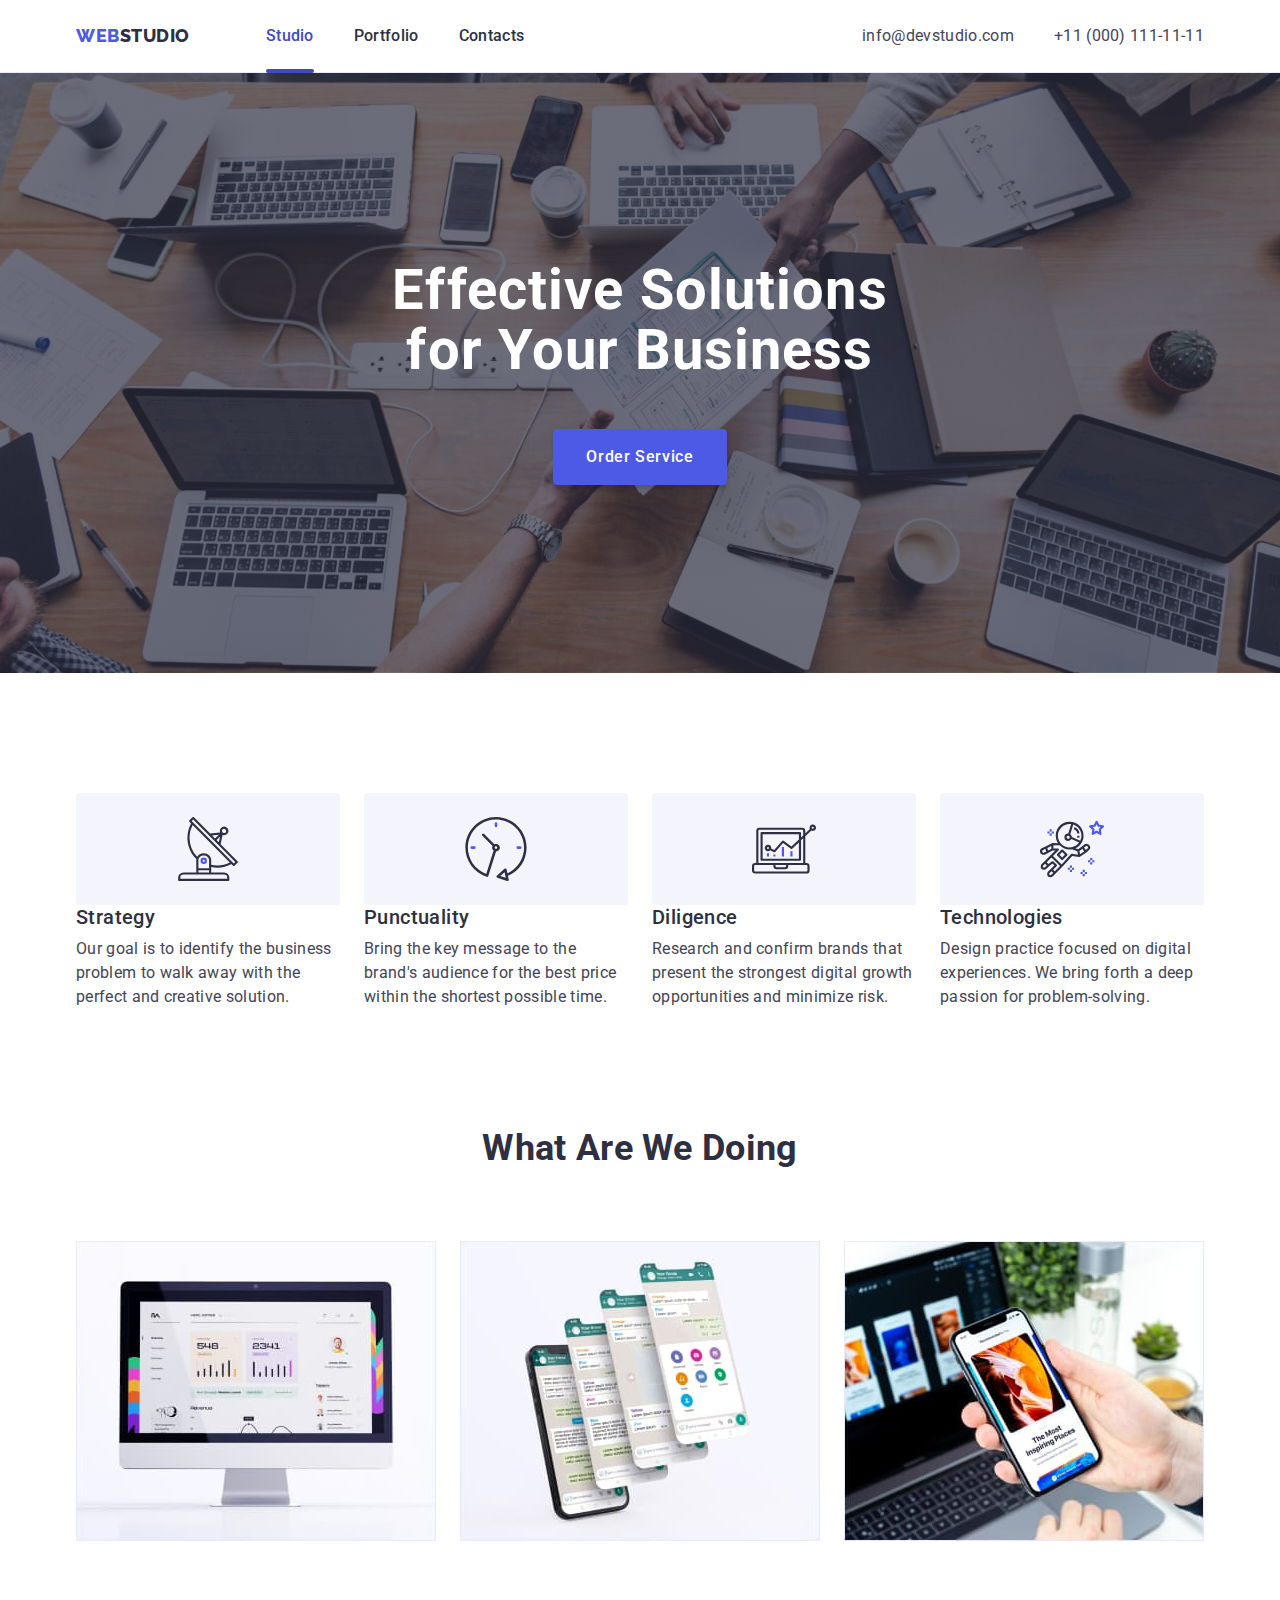
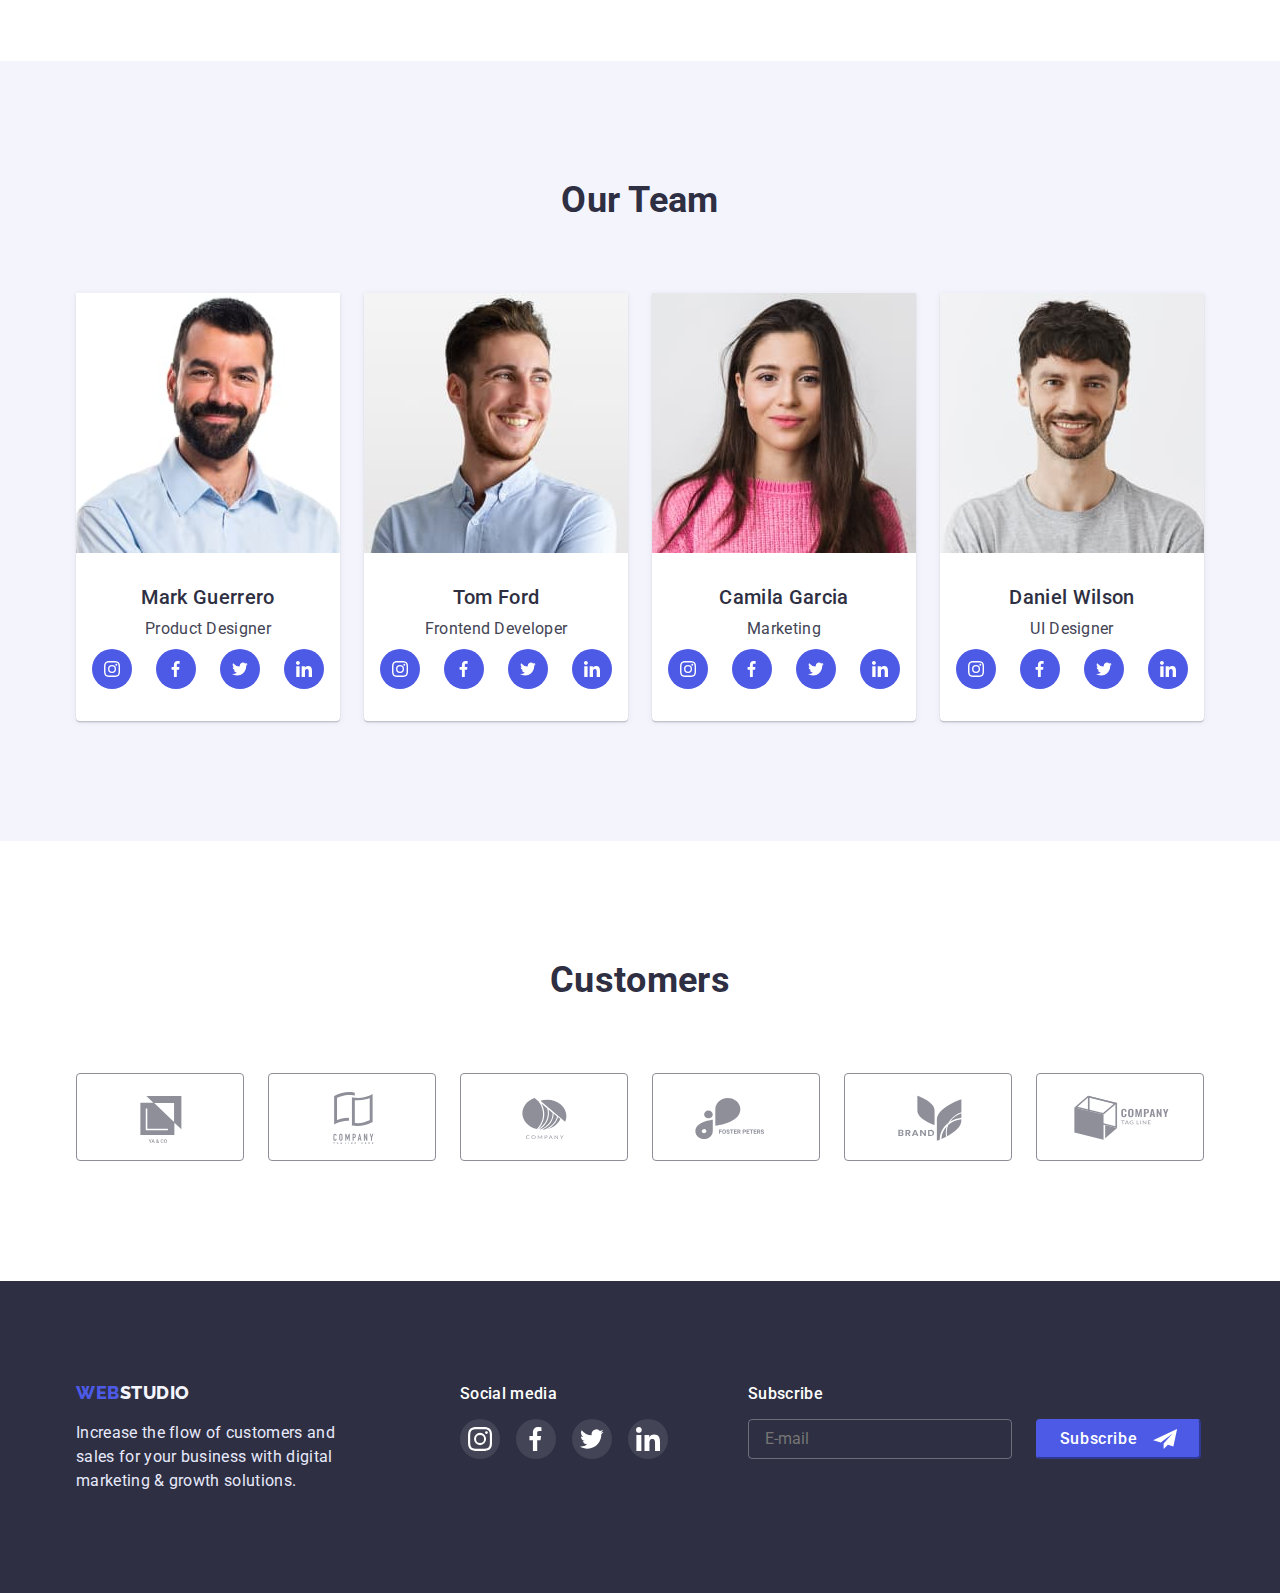
<file: index.html>
<!DOCTYPE html>
<html lang="en">
  <head>
    <meta charset="UTF-8" />
    <meta http-equiv="X-UA-Compatible" content="IE=edge" />
    <meta name="viewport" content="width=device-width, initial-scale=1.0" />
    <title>Webstudio</title>
    <link rel="preconnect" href="https://fonts.googleapis.com" />
    <link rel="preconnect" href="https://fonts.gstatic.com" crossorigin />
    <link
      href="https://fonts.googleapis.com/css2?family=Raleway:wght@800&family=Roboto:wght@400;500;700;900&display=swap"
      rel="stylesheet"
    />
    <link
      rel="stylesheet"
      href="https://cdn.jsdelivr.net/npm/modern-normalize@1.1.0/modern-normalize.min.css"
    />
    <link rel="stylesheet" href="./css/styles.css" />
    <link rel="stylesheet" href="./css/mobile.css" />
    <link rel="stylesheet" href="./css/tablet.css" />
    <link rel="stylesheet" href="./css/desktop.css" />
  </head>
  <body>
    <header class="header">
      <div class="container header-container">
        <nav class="header-navigation">
          <a class="logo link" href="./index.html"
            >Web<span class="header-logo">Studio</span></a
          >
          <ul class="header-list list">
            <li class="header-item">
              <a href="./index.html" class="header-link link current">Studio</a>
            </li>
            <li class="header-item">
              <a href="./portfolio.html" class="header-link link">Portfolio</a>
            </li>
            <li class="header-item">
              <a href="#" class="header-link link">Contacts</a>
            </li>
          </ul>
        </nav>

        <address class="header-adress">
          <ul class="header-adress-list list">
            <li class="header-adress-item">
              <a href="mailto:info@devstudio.com" class="header-contacts link"
                >info@devstudio.com</a
              >
            </li>
            <li class="header-adress-item">
              <a href="tel:+110001111111" class="header-contacts link"
                >+11 (000) 111-11-11</a
              >
            </li>
          </ul>
        </address>
        <button class="header-menu-btn btn" type="button" data-menu-open>
          <svg class="header-menu-icon" width="32" height="22">
            <use href="./images/sprite.svg#icon-hamburger"></use>
          </svg>
        </button>
      </div>
      <div class="mob-menu is-hidden" data-menu>
        <div class="container">
          <div>
            <button type="button" data-menu-close class="modal-close">
              <svg class="modal-close-button" width="8" height="8">
                <use href="./images/sprite.svg#icon-close-black"></use>
              </svg>
            </button>
            <nav>
              <ul class="mob-menu-list list">
                <li class="mob-menu-item">
                  <a href="./index.html" class="mob-menu-link link current"
                    >Studio</a
                  >
                </li>
                <li class="mob-menu-item">
                  <a href="./portfolio.html" class="mob-menu-link link"
                    >Portfolio</a
                  >
                </li>
                <li class="mob-menu-item">
                  <a href="#" class="mob-menu-link link">Contacts</a>
                </li>
              </ul>
            </nav>
          </div>
          <div>
            <address class="mob-menu-adress">
              <ul class="mob-menu-adress-list list">
                <li class="mob-menu-adress-item">
                  <a href="mailto:info@devstudio.com" class="mob-menu-mail link"
                    >info@devstudio.com</a
                  >
                </li>
                <li class="mob-menu-adress-item">
                  <a href="tel:+110001111111" class="mob-menu-tel link"
                    >+11 (000) 111-11-11</a
                  >
                </li>
              </ul>
            </address>
            <ul class="mob-menu-soc-list list">
              <li class="mob-menu-soc-item">
                <a href="" class="mob-menu-soc-link link">
                  <svg class="mob-menu-soc-icon" width="24" height="24">
                    <use href="./images/sprite.svg#icon-instagram"></use>
                  </svg>
                </a>
              </li>
              <li class="mob-menu-soc-item">
                <a href="" class="mob-menu-soc-link link">
                  <svg class="mob-menu-soc-icon" width="24" height="24">
                    <use href="./images/sprite.svg#icon-facebook"></use>
                  </svg>
                </a>
              </li>
              <li class="mob-menu-soc-item">
                <a href="" class="mob-menu-soc-link link">
                  <svg class="mob-menu-soc-icon" width="24" height="24">
                    <use href="./images/sprite.svg#icon-twitter"></use>
                  </svg>
                </a>
              </li>
              <li class="mob-menu-soc-item">
                <a href="" class="mob-menu-soc-link link">
                  <svg class="mob-menu-soc-icon" width="24" height="24">
                    <use href="./images/sprite.svg#icon-linkedin"></use>
                  </svg>
                </a>
              </li>
            </ul>
          </div>
        </div>
      </div>
    </header>
    <main>
      <section class="hero">
        <div class="container hero-container">
          <h1 class="hero-title">
            Effective Solutions <br />
            for Your Business
          </h1>
          <button type="button" data-modal-open class="hero-btn btn">
            Order Service
          </button>
        </div>
      </section>

      <section class="feauters">
        <div class="container">
          <h2 class="visually-hidden">Our Feauters</h2>
          <ul class="feauters-list list">
            <li class="feauters-item">
              <div class="feauters-image">
                <svg class="feauters-icon">
                  <use href="./images/sprite.svg#icon-antenna-1-1"></use>
                </svg>
              </div>
              <h3 class="feauters-subtitle subtitle">Strategy</h3>
              <p class="feauters-desc desc">
                Our goal is to identify the business problem to walk away with
                the perfect and creative solution.
              </p>
            </li>
            <li class="feauters-item">
              <div class="feauters-image">
                <svg class="feauters-icon">
                  <use href="./images/sprite.svg#icon-clock-1-1"></use>
                </svg>
              </div>
              <h3 class="feauters-subtitle subtitle">Punctuality</h3>
              <p class="feauters-desc desc">
                Bring the key message to the brand's audience for the best price
                within the shortest possible time.
              </p>
            </li>
            <li class="feauters-item">
              <div class="feauters-image">
                <svg class="feauters-icon">
                  <use href="./images/sprite.svg#icon-diagram-1-1"></use>
                </svg>
              </div>
              <h3 class="feauters-subtitle subtitle">Diligence</h3>
              <p class="feauters-desc desc">
                Research and confirm brands that present the strongest digital
                growth opportunities and minimize risk.
              </p>
            </li>
            <li class="feauters-item">
              <div class="feauters-image">
                <svg class="feauters-icon">
                  <use href="./images/sprite.svg#icon-astronaut-1-1"></use>
                </svg>
              </div>
              <h3 class="feauters-subtitle subtitle">Technologies</h3>
              <p class="feauters-desc desc">
                Design practice focused on digital experiences. We bring forth a
                deep passion for problem-solving.
              </p>
            </li>
          </ul>
        </div>
      </section>

      <section class="benefits">
        <div class="container">
          <h2 class="benefits-title title">What are we doing</h2>
          <ul class="benefits-list list">
            <li class="benefits-item">
              <img
                srcset="./images/monitor.jpg 1x, ./images/monitor-2x.jpg 2x"
                src="./images/monitor.jpg"
                alt=" Monitor image"
                width="360"
              />
            </li>
            <li class="benefits-item">
              <img
                srcset="./images/smartphone.jpg 1x, ./images/smartphone-2x.jpg 2x"
                src="./images/smartphone.jpg"
                alt=" Smartphone image"
                width="360"
              />
            </li>
            <li class="benefits-item">
              <img
                srcset="./images/laptop-and-telephone.jpg 1x, ./images/laptop-and-telephone-2x.jpg 2x"
                src="./images/laptop-and-telephone.jpg"
                alt="Laptop and smartphone"
                width="360"
              />
            </li>
          </ul>
        </div>
      </section>

      <section class="team">
        <div class="container container-mini">
          <h2 class="team-title title">Our Team</h2>
          <ul class="team-list list">
            <li class="team-item">
              <img srcset="./images/photo1.jpg 1x, ./images/photo1-2x.jpg 2x" src="./images/photo1.jpg" alt="Photo" width="264" />
              <h3 class="team-subtitle subtitle">Mark Guerrero</h3>
              <p class="team-desc desc">Product Designer</p>
              <ul class="team-soc-list list">
                <li class="team-soc-item">
                  <a href="" class="team-soc-link link">
                    <svg class="team-soc-icon" width="16" height="16">
                      <use href="./images/sprite.svg#icon-instagram"></use>
                    </svg>
                  </a>
                </li>
                <li class="team-soc-item">
                  <a href="" class="team-soc-link link">
                    <svg class="team-soc-icon" width="16" height="16">
                      <use href="./images/sprite.svg#icon-facebook"></use>
                    </svg>
                  </a>
                </li>
                <li class="team-soc-item">
                  <a href="" class="team-soc-link link">
                    <svg class="team-soc-icon" width="16" height="16">
                      <use href="./images/sprite.svg#icon-twitter"></use>
                    </svg>
                  </a>
                </li>
                <li class="team-soc-item">
                  <a href="" class="team-soc-link link">
                    <svg class="team-soc-icon" width="16" height="16">
                      <use href="./images/sprite.svg#icon-linkedin"></use>
                    </svg>
                  </a>
                </li>
              </ul>
            </li>
            <li class="team-item">
              <img srcset="./images/photo2.jpg 1x, ./images/photo2-2x.jpg 2x" src="./images/photo2.jpg" alt="Photo" width="264" />
              <h3 class="team-subtitle subtitle">Tom Ford</h3>
              <p class="team-desc desc">Frontend Developer</p>
              <ul class="team-soc-list list">
                <li class="team-soc-item">
                  <a href="" class="team-soc-link link">
                    <svg class="team-soc-icon" width="16" height="16">
                      <use href="./images/sprite.svg#icon-instagram"></use>
                    </svg>
                  </a>
                </li>
                <li class="team-soc-item">
                  <a href="" class="team-soc-link link">
                    <svg class="team-soc-icon" width="16" height="16">
                      <use href="./images/sprite.svg#icon-facebook"></use>
                    </svg>
                  </a>
                </li>
                <li class="team-soc-item">
                  <a href="" class="team-soc-link link">
                    <svg class="team-soc-icon" width="16" height="16">
                      <use href="./images/sprite.svg#icon-twitter"></use>
                    </svg>
                  </a>
                </li>
                <li class="team-soc-item">
                  <a href="" class="team-soc-link link">
                    <svg class="team-soc-icon" width="16" height="16">
                      <use href="./images/sprite.svg#icon-linkedin"></use>
                    </svg>
                  </a>
                </li>
              </ul>
            </li>
            <li class="team-item">
              <img srcset="./images/photo3.jpg 1x, ./images/photo3-2x.jpg 2x" src="./images/photo3.jpg" alt="Photo" width="264" />
              <h3 class="team-subtitle subtitle">Camila Garcia</h3>
              <p class="team-desc desc">Marketing</p>
              <ul class="team-soc-list list">
                <li class="team-soc-item">
                  <a href="" class="team-soc-link link">
                    <svg class="team-soc-icon" width="16" height="16">
                      <use href="./images/sprite.svg#icon-instagram"></use>
                    </svg>
                  </a>
                </li>
                <li class="team-soc-item">
                  <a href="" class="team-soc-link link">
                    <svg class="team-soc-icon" width="16" height="16">
                      <use href="./images/sprite.svg#icon-facebook"></use>
                    </svg>
                  </a>
                </li>
                <li class="team-soc-item">
                  <a href="" class="team-soc-link link">
                    <svg class="team-soc-icon" width="16" height="16">
                      <use href="./images/sprite.svg#icon-twitter"></use>
                    </svg>
                  </a>
                </li>
                <li class="team-soc-item">
                  <a href="" class="team-soc-link link">
                    <svg class="team-soc-icon" width="16" height="16">
                      <use href="./images/sprite.svg#icon-linkedin"></use>
                    </svg>
                  </a>
                </li>
              </ul>
            </li>
            <li class="team-item">
              <img srcset="./images/photo4.jpg 1x, ./images/photo4-2x.jpg 2x" src="./images/photo4.jpg" alt="Photo" width="264" />
              <h3 class="team-subtitle subtitle">Daniel Wilson</h3>
              <p class="team-desc desc">UI Designer</p>
              <ul class="team-soc-list list">
                <li class="team-soc-item">
                  <a href="" class="team-soc-link link">
                    <svg class="team-soc-icon" width="16" height="16">
                      <use href="./images/sprite.svg#icon-instagram"></use>
                    </svg>
                  </a>
                </li>
                <li class="team-soc-item">
                  <a href="" class="team-soc-link link">
                    <svg class="team-soc-icon" width="16" height="16">
                      <use href="./images/sprite.svg#icon-facebook"></use>
                    </svg>
                  </a>
                </li>
                <li class="team-soc-item">
                  <a href="" class="team-soc-link link">
                    <svg class="team-soc-icon" width="16" height="16">
                      <use href="./images/sprite.svg#icon-twitter"></use>
                    </svg>
                  </a>
                </li>
                <li class="team-soc-item">
                  <a href="" class="team-soc-link link">
                    <svg class="team-soc-icon" width="16" height="16">
                      <use href="./images/sprite.svg#icon-linkedin"></use>
                    </svg>
                  </a>
                </li>
              </ul>
            </li>
          </ul>
        </div>
      </section>
      <section class="customers">
        <div class="container container-mini">
          <h2 class="customers-title title">Customers</h2>
          <ul class="customers-list list">
            <li class="customers-item">
              <a href="" class="customers-link link">
                <svg class="customers-icon" width="104" height="56">
                  <use href="./images/sprite.svg#icon-logo-1"></use>
                </svg>
              </a>
            </li>
            <li class="customers-item">
              <a href="" class="customers-link link">
                <svg class="customers-icon" width="104" height="56">
                  <use href="./images/sprite.svg#icon-logo-2"></use>
                </svg>
              </a>
            </li>
            <li class="customers-item">
              <a href="" class="customers-link link">
                <svg class="customers-icon" width="104" height="56">
                  <use href="./images/sprite.svg#icon-logo-3"></use>
                </svg>
              </a>
            </li>
            <li class="customers-item">
              <a href="" class="customers-link link">
                <svg class="customers-icon" width="104" height="56">
                  <use href="./images/sprite.svg#icon-logo-4"></use>
                </svg>
              </a>
            </li>
            <li class="customers-item">
              <a href="" class="customers-link link">
                <svg class="customers-icon" width="104" height="56">
                  <use href="./images/sprite.svg#icon-logo-5"></use>
                </svg>
              </a>
            </li>
            <li class="customers-item">
              <a href="" class="customers-link link">
                <svg class="customers-icon" width="104" height="56">
                  <use href="./images/sprite.svg#icon-logo-6"></use>
                </svg>
              </a>
            </li>
          </ul>
        </div>
      </section>
    </main>

    <footer class="footer">
      <div class="container footer-wrap">
        <div class="footer-container">
          <a href="./index.html" class="logo link"
            >Web<span class="footer-logo">Studio</span></a
          >
          <p class="footer-desc desc">
            Increase the flow of customers and sales for your business with
            digital marketing & growth solutions.
          </p>
        </div>
        <div class="footer-container footer-soc">
          <h3 class="footer-subtitle subtitle">Social media</h3>
          <ul class="footer-soc-list list">
            <li class="footer-soc-item">
              <a href="" class="footer-soc-link link">
                <svg class="footer-soc-icon" width="24" height="24">
                  <use href="./images/sprite.svg#icon-instagram"></use>
                </svg>
              </a>
            </li>
            <li class="footer-soc-item">
              <a href="" class="footer-soc-link link">
                <svg class="footer-soc-icon" width="24" height="24">
                  <use href="./images/sprite.svg#icon-facebook"></use>
                </svg>
              </a>
            </li>
            <li class="footer-soc-item">
              <a href="" class="footer-soc-link link">
                <svg class="footer-soc-icon" width="24" height="24">
                  <use href="./images/sprite.svg#icon-twitter"></use>
                </svg>
              </a>
            </li>
            <li class="footer-soc-item">
              <a href="" class="footer-soc-link link">
                <svg class="footer-soc-icon" width="24" height="24">
                  <use href="./images/sprite.svg#icon-linkedin"></use>
                </svg>
              </a>
            </li>
          </ul>
        </div>
        <div class="footer-subscribe">
          <h3 class="footer-subtitle subtitle">Subscribe</h3>
          <form>
            <div class="footer-input-wrap">
              <input
                class="footer-input"
                id="user-e-mail"
                name="user-e-mail"
                type="email"
                placeholder="E-mail"
              />
              <button class="footer-send-btn btn" type="submit">
                Subscribe
                <svg class="footer-send-icon" width="24" height="20">
                  <use href="./images/sprite.svg#icon-icon-send"></use>
                </svg>
              </button>
            </div>
          </form>
        </div>
      </div>
    </footer>
    <div data-modal class="backdrop is-hidden">
      <div class="modal">
        <button type="button" data-modal-close class="modal-close">
          <svg class="modal-close-button" width="8" height="8">
            <use href="./images/sprite.svg#icon-close-black"></use>
          </svg>
        </button>
        <p class="modal-title">Leave your contacts and we will call you back</p>
        <form class="modal-form">
          <div class="modal-field">
            <label class="modal-input-text" for="user-name">Name</label>
            <div class="modal-input-wrap">
              <input
                type="text"
                class="modal-input"
                id="user-name"
                name="user-name"
              />
              <svg class="modal-name-icon" width="12" height="12">
                <use href="./images/sprite.svg#icon-name"></use>
              </svg>
            </div>
          </div>
          <label class="modal-input-text" for="user-tel">Phone</label>
          <div class="modal-input-wrap">
            <input
              type="text"
              class="modal-input"
              id="user-tel"
              name="user-tel"
            />
            <svg class="modal-name-icon" width="13" height="13">
              <use href="./images/sprite.svg#icon-tel"></use>
            </svg>
          </div>
          <label class="modal-input-text" for="user-email">Email</label>
          <div class="modal-input-wrap">
            <input
              class="modal-input"
              id="user-email"
              name="user-email"
              type="email"
            />
            <svg class="modal-name-icon" width="15" height="12">
              <use href="./images/sprite.svg#icon-email"></use>
            </svg>
          </div>
          <div class="modal-input-wrap">
            <label class="modal-input-text" for="user-text">Comment</label>
            <textarea
              class="modal-comment"
              id="user-text"
              name="user-text"
              placeholder="Text input"
            ></textarea>
          </div>
          <div class="modal-input-wrap">
            <input
              class="modal-check visually-hidden"
              id="policy"
              name="policy"
              type="checkbox"
              value="true"
              required
            />
            <label class="check-text" for="policy">
              <span>
                <svg class="check-icon" width="10" height="8">
                  <use href="./images/sprite.svg#icon-check"></use>
                </svg>
              </span>
              I accept the terms and conditions of the
              <a class="policy-link" href="">Privacy Policy</a>
            </label>
          </div>
          <button class="modal-send-btn btn" type="submit">Send</button>
        </form>
      </div>
    </div>
    <script src="./js/modal.js"></script>
    <script src="./js/mobile-menu.js"></script>
  </body>
</html>
</file>
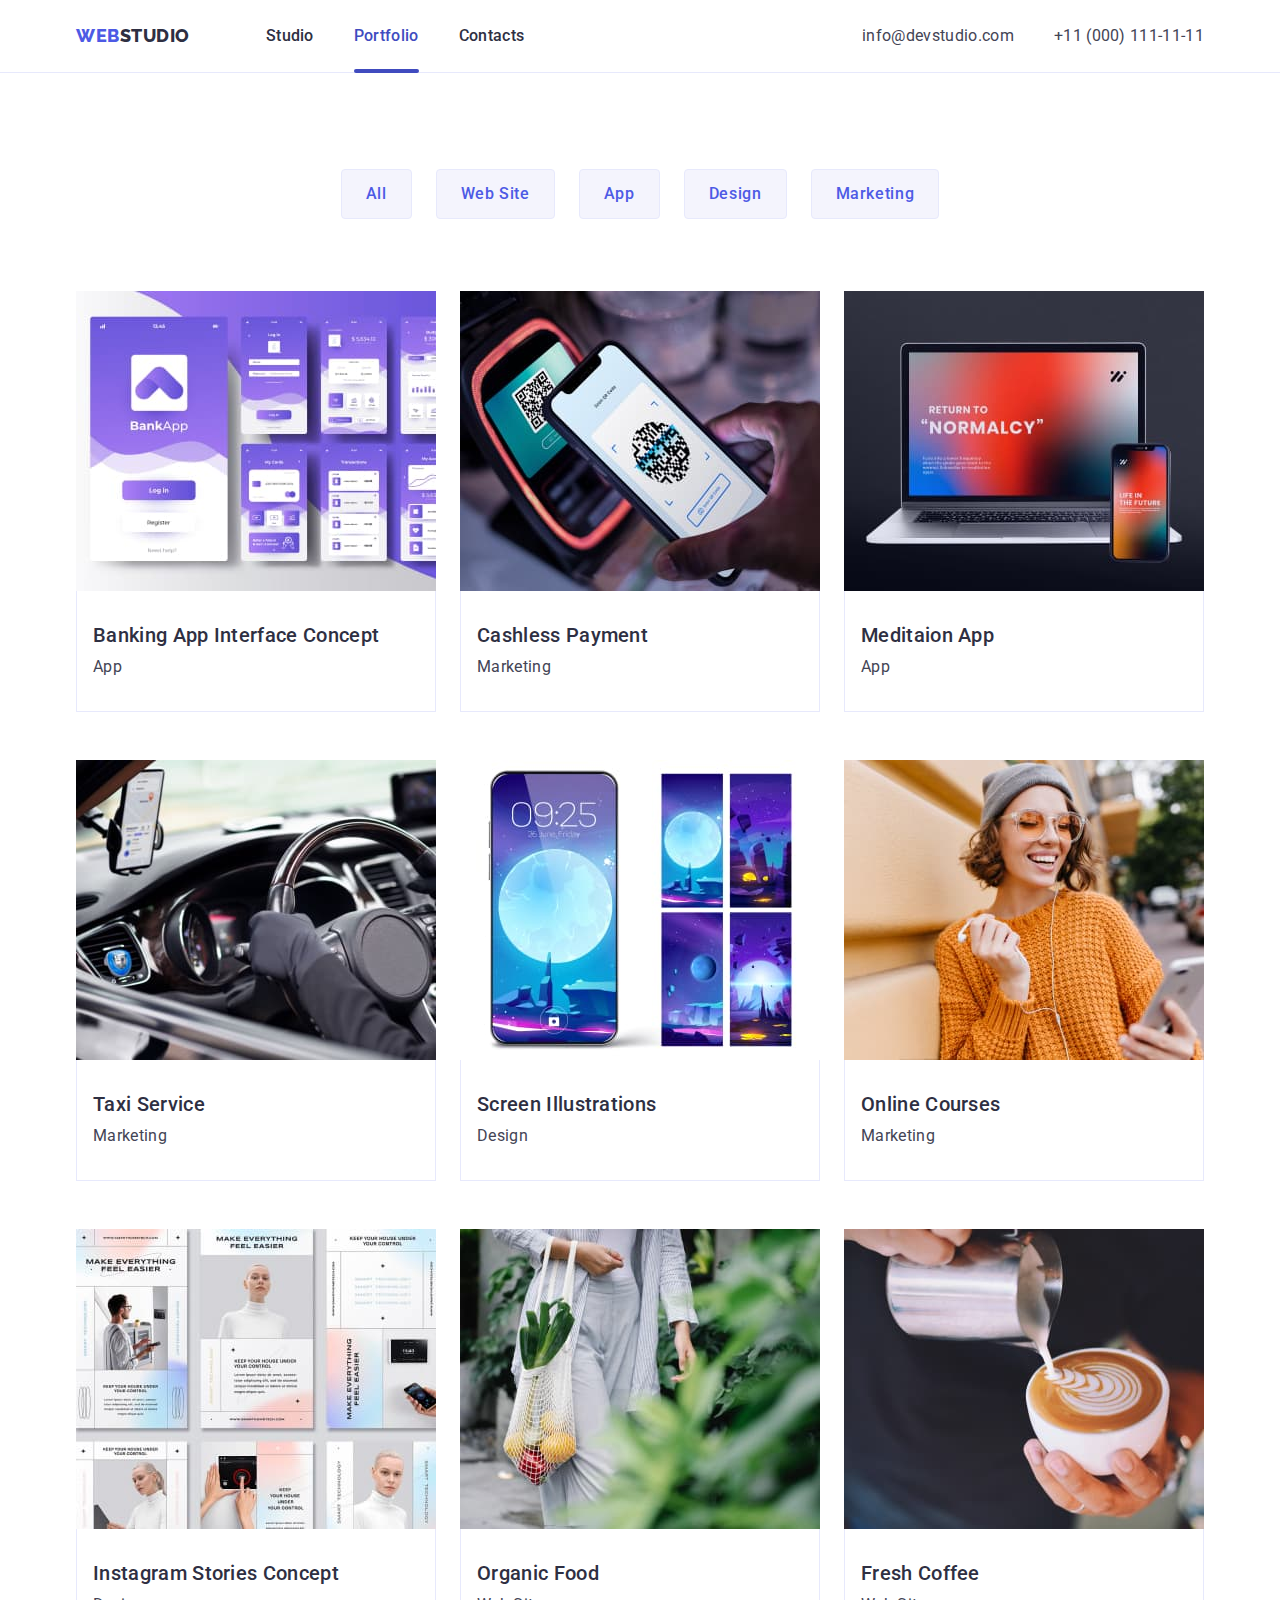
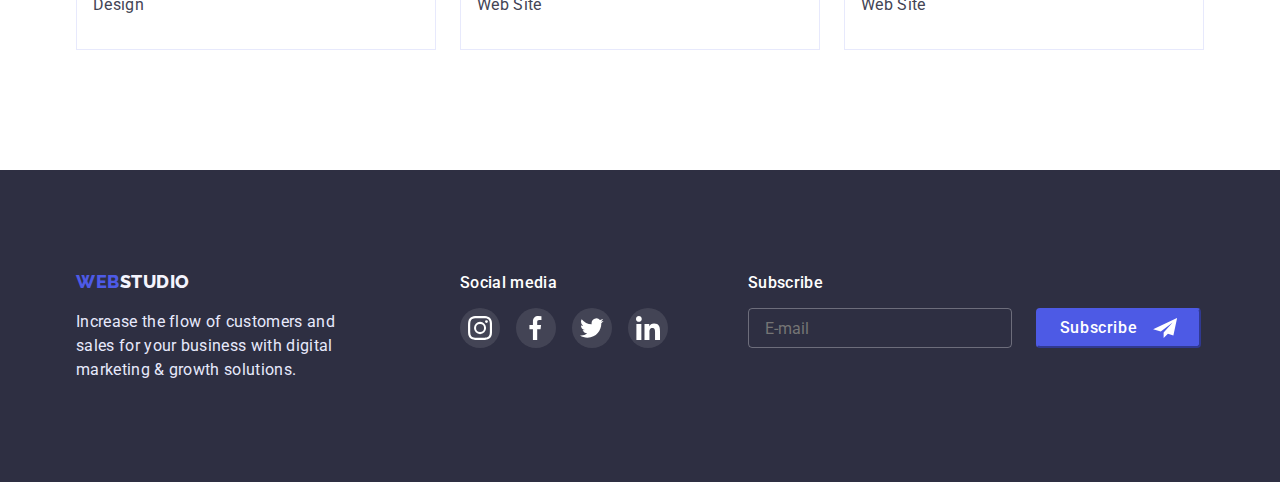
<file: portfolio.html>
<!DOCTYPE html>
<html lang="en">
  <head>
    <meta charset="UTF-8" />
    <meta http-equiv="X-UA-Compatible" content="IE=edge" />
    <meta name="viewport" content="width=device-width, initial-scale=1.0" />
    <title>Document</title>
    <link rel="preconnect" href="https://fonts.googleapis.com" />
    <link rel="preconnect" href="https://fonts.gstatic.com" crossorigin />
    <link
      href="https://fonts.googleapis.com/css2?family=Raleway:wght@800&family=Roboto:wght@400;500;700;900&display=swap"
      rel="stylesheet"
    />
    <link
      rel="stylesheet"
      href="https://cdn.jsdelivr.net/npm/modern-normalize@1.1.0/modern-normalize.min.css"
    />
    <link rel="stylesheet" href="./css/styles.css" />
    <link rel="stylesheet" href="./css/mobile.css" />
    <link rel="stylesheet" href="./css/tablet.css" />
    <link rel="stylesheet" href="./css/desktop.css" />
  </head>
  <body>
    <header class="header">
      <div class="container header-container">
        <nav class="header-navigation">
          <a class="logo link" href="./index.html"
            >Web<span class="header-logo">Studio</span></a
          >

          <ul class="header-list list">
            <li class="header-item">
              <a href="./index.html" class="header-link link">Studio</a>
            </li>
            <li class="header-item">
              <a href="./portfolio.html" class="header-link link current"
                >Portfolio</a
              >
            </li>
            <li class="header-item">
              <a href="#" class="header-link link">Contacts</a>
            </li>
          </ul>
        </nav>

        <address class="header-adress">
          <ul class="header-adress-list list">
            <li class="header-adress-item">
              <a href="mailto:info@devstudio.com" class="header-contacts link"
                >info@devstudio.com</a
              >
            </li>
            <li class="header-adress-item">
              <a href="tel:+110001111111" class="header-contacts link"
                >+11 (000) 111-11-11</a
              >
            </li>
          </ul>
        </address>
      </div>
    </header>
    <main>
      <section class="portfolio">
        <div class="container">
          <h1 class="visually-hidden">Portfolio</h1>
          <ul class="portfolio-list-btn list">
            <li class="portfolio-item-btn">
              <button type="button" class="portfolio-btn btn">All</button>
            </li>
            <li class="portfolio-item-btn">
              <button type="button" class="portfolio-btn btn">Web Site</button>
            </li>
            <li class="portfolio-item-btn">
              <button type="button" class="portfolio-btn btn">App</button>
            </li>
            <li class="portfolio-item-btn">
              <button type="button" class="portfolio-btn btn">Design</button>
            </li>
            <li class="portfolio-item-btn">
              <button type="button" class="portfolio-btn btn">Marketing</button>
            </li>
          </ul>
          <ul class="portfolio-list list">
            <li class="portfolio-item">
              <a href="" class="portfolio-link link">
                <div class="portfolio-top-wrap">
                  <img
                    src="./images/banking-app.jpg"
                    alt="Banking app"
                    width="360"
                  />
                  <p class="portfolio-top-text">
                    14 Stylish and User-Friendly App Design Concepts · Task
                    Manager App · Calorie Tracker App · Exotic Fruit Ecommerce
                    App · Cloud Storage App
                  </p>
                </div>
                <div class="portfolio-border">
                  <h2 class="portfolio-subtitle subtitle">
                    Banking App Interface Concept
                  </h2>
                  <p class="portfolio-desc desc">App</p>
                </div>
              </a>
            </li>
            <li class="portfolio-item">
              <a href="" class="portfolio-link link">
                <div class="portfolio-top-wrap">
                  <img
                    src="./images/cashless-payment.jpg"
                    alt="Payment process"
                    width="360"
                  />
                  <p class="portfolio-top-text">
                    14 Stylish and User-Friendly App Design Concepts · Task
                    Manager App · Calorie Tracker App · Exotic Fruit Ecommerce
                    App · Cloud Storage App
                  </p>
                </div>
                <div class="portfolio-border">
                  <h2 class="portfolio-subtitle subtitle">Cashless Payment</h2>
                  <p class="portfolio-desc desc">Marketing</p>
                </div>
              </a>
            </li>
            <li class="portfolio-item">
              <a href="" class="portfolio-link link">
                <div class="portfolio-top-wrap">
                  <img
                    src="./images/meditaion-app.jpg"
                    alt="Laptop app"
                    width="360"
                  />
                  <p class="portfolio-top-text">
                    14 Stylish and User-Friendly App Design Concepts · Task
                    Manager App · Calorie Tracker App · Exotic Fruit Ecommerce
                    App · Cloud Storage App
                  </p>
                </div>
                <div class="portfolio-border">
                  <h2 class="portfolio-subtitle subtitle">Meditaion App</h2>
                  <p class="portfolio-desc desc">App</p>
                </div>
              </a>
            </li>
            <li class="portfolio-item">
              <a href="" class="portfolio-link link">
                <div class="portfolio-top-wrap">
                  <img
                    src="./images/taxi-service.jpg"
                    alt="Taxi car"
                    width="360"
                  />
                  <p class="portfolio-top-text">
                    14 Stylish and User-Friendly App Design Concepts · Task
                    Manager App · Calorie Tracker App · Exotic Fruit Ecommerce
                    App · Cloud Storage App
                  </p>
                </div>
                <div class="portfolio-border">
                  <h2 class="portfolio-subtitle subtitle">Taxi Service</h2>
                  <p class="portfolio-desc desc">Marketing</p>
                </div>
              </a>
            </li>
            <li class="portfolio-item">
              <a href="" class="portfolio-link link">
                <div class="portfolio-top-wrap">
                  <img
                    src="./images/screen-illustrations.jpg"
                    alt="Screenshots"
                    width="360"
                  />
                  <p class="portfolio-top-text">
                    14 Stylish and User-Friendly App Design Concepts · Task
                    Manager App · Calorie Tracker App · Exotic Fruit Ecommerce
                    App · Cloud Storage App
                  </p>
                </div>
                <div class="portfolio-border">
                  <h2 class="portfolio-subtitle subtitle">
                    Screen Illustrations
                  </h2>
                  <p class="portfolio-desc desc">Design</p>
                </div>
              </a>
            </li>
            <li class="portfolio-item">
              <a href="" class="portfolio-link link">
                <div class="portfolio-top-wrap">
                  <img
                    src="./images/online-courses.jpg"
                    alt="Smiling girl"
                    width="360"
                  />
                  <p class="portfolio-top-text">
                    14 Stylish and User-Friendly App Design Concepts · Task
                    Manager App · Calorie Tracker App · Exotic Fruit Ecommerce
                    App · Cloud Storage App
                  </p>
                </div>
                <div class="portfolio-border">
                  <h2 class="portfolio-subtitle subtitle">Online Courses</h2>
                  <p class="portfolio-desc desc">Marketing</p>
                </div>
              </a>
            </li>
            <li class="portfolio-item">
              <a href="" class="portfolio-link link">
                <div class="portfolio-top-wrap">
                  <img
                    src="./images/instagram-stories.jpg"
                    alt="Screenshots of stories"
                    width="360"
                  />
                  <p class="portfolio-top-text">
                    14 Stylish and User-Friendly App Design Concepts · Task
                    Manager App · Calorie Tracker App · Exotic Fruit Ecommerce
                    App · Cloud Storage App
                  </p>
                </div>
                <div class="portfolio-border">
                  <h2 class="portfolio-subtitle subtitle">
                    Instagram Stories Concept
                  </h2>
                  <p class="portfolio-desc desc">Design</p>
                </div>
              </a>
            </li>
            <li class="portfolio-item">
              <a href="" class="portfolio-link link">
                <div class="portfolio-top-wrap">
                  <img
                    src="./images/organic-food.jpg"
                    alt="Fruits and vegetables"
                    width="360"
                  />
                  <p class="portfolio-top-text">
                    14 Stylish and User-Friendly App Design Concepts · Task
                    Manager App · Calorie Tracker App · Exotic Fruit Ecommerce
                    App · Cloud Storage App
                  </p>
                </div>
                <div class="portfolio-border">
                  <h2 class="portfolio-subtitle subtitle">Organic Food</h2>
                  <p class="portfolio-desc desc">Web Site</p>
                </div>
              </a>
            </li>
            <li class="portfolio-item">
              <a href="" class="portfolio-link link">
                <div class="portfolio-top-wrap">
                  <img
                    src="./images/fresh-coffee.jpg"
                    alt="A cap of coffee"
                    width="360"
                  />
                  <p class="portfolio-top-text">
                    14 Stylish and User-Friendly App Design Concepts · Task
                    Manager App · Calorie Tracker App · Exotic Fruit Ecommerce
                    App · Cloud Storage App
                  </p>
                </div>
                <div class="portfolio-border">
                  <h2 class="portfolio-subtitle subtitle">Fresh Coffee</h2>
                  <p class="portfolio-desc desc">Web Site</p>
                </div>
              </a>
            </li>
          </ul>
        </div>
      </section>
    </main>
    <footer class="footer">
      <div class="container footer-wrap">
        <div class="footer-container">
          <a href="./index.html" class="logo link"
            >Web<span class="footer-logo">Studio</span></a
          >
          <p class="footer-desc desc">
            Increase the flow of customers and sales for your business with
            digital marketing & growth solutions.
          </p>
        </div>
        <div class="footer-container footer-soc">
          <h3 class="footer-subtitle subtitle">Social media</h3>
          <ul class="footer-soc-list list">
            <li class="footer-soc-item">
              <a href="" class="footer-soc-link link">
                <svg class="footer-soc-icon" width="24" height="24">
                  <use href="./images/sprite.svg#icon-instagram"></use>
                </svg>
              </a>
            </li>
            <li class="footer-soc-item">
              <a href="" class="footer-soc-link link">
                <svg class="footer-soc-icon" width="24" height="24">
                  <use href="./images/sprite.svg#icon-facebook"></use>
                </svg>
              </a>
            </li>
            <li class="footer-soc-item">
              <a href="" class="footer-soc-link link">
                <svg class="footer-soc-icon" width="24" height="24">
                  <use href="./images/sprite.svg#icon-twitter"></use>
                </svg>
              </a>
            </li>
            <li class="footer-soc-item">
              <a href="" class="footer-soc-link link">
                <svg class="footer-soc-icon" width="24" height="24">
                  <use href="./images/sprite.svg#icon-linkedin"></use>
                </svg>
              </a>
            </li>
          </ul>
        </div>
        <div class="footer-subscribe">
          <h3 class="footer-subtitle subtitle">Subscribe</h3>
          <form>
            <div class="footer-input-wrap">
              <input
                class="footer-input"
                id="user-e-mail"
                name="user-e-mail"
                type="email"
                placeholder="E-mail"
              />
              <button class="footer-send-btn btn" type="submit">
                Subscribe
                <svg class="footer-send-icon" width="24" height="20">
                  <use href="./images/sprite.svg#icon-icon-send"></use>
                </svg>
              </button>
            </div>
          </form>
        </div>
      </div>
    </footer>
  </body>
</html>
</file>
<file: css/styles.css>
:root {
  --main-color: #2e2f42;
  --desc-color: #434455;
  --main-violet-color: #4d5ae5;
  --white-color: #ffffff;
  --hover-focus-color: #404bbf;
  --footer-desc-color: #e7e9fc;
  --background-color: #f4f4fd;
  --customers-icons-color: #8e8f99;
  --green-color: #31d0aa;
}
h1,
h2,
h3,
h4,
p {
  margin-top: 0;
  margin-bottom: 0;
}
ul,
ol {
  margin-top: 0;
  margin-bottom: 0;
  padding-left: 0;
}
img {
  display: block;
  max-width: 100%;
  height: auto;
}
body {
  font-family: "roboto", sans-serif;
  color: var(--main-color);
  background-color: var(--white-color);
  font-weight: 400;
  letter-spacing: 0.02em;
}
.container {
  width: 100%;
  padding: 0 15px;
  margin: 0 auto;
}
.list {
  list-style: none;
}
.link {
  text-decoration: none;
}
.title {
  font-weight: 700;
  font-size: 36px;
  line-height: 1.11;
  text-transform: capitalize;
}
.subtitle {
  font-weight: 500;
  font-size: 20px;
  line-height: 1.2;
}
.desc {
  font-size: 16px;
  line-height: 1.5;
  color: var(--desc-color);
}
.btn {
  font-weight: 500;
  font-family: inherit;
  font-size: 16px;
  line-height: 1.5;
  letter-spacing: 0.04em;
  cursor: pointer;
}
.visually-hidden {
  white-space: nowrap;
  position: absolute;
  height: 1px;
  overflow: hidden;
  border: 0;
  padding: 0;
  clip: rect(0 0 0 0);
  clip-path: inset(50%);
  margin: -1px;
  width: 1px;
}
/* -------------HEADER--------------- */
.header {
  padding-top: 24px;
  padding-bottom: 24px;
  border-bottom: 1px solid #e7e9fc;
}
.header-container {
  display: flex;
  align-items: center;
}
.header-navigation {
  display: flex;
  align-items: center;
  margin-right: auto;
}
.logo {
  font-weight: 800;
  font-size: 18px;
  line-height: 1.33;
  letter-spacing: 0.03em;
  text-transform: uppercase;
  color: var(--main-violet-color);
  font-family: "Raleway", sans-serif;
}
.header-logo {
  color: var(--main-color);
}
.header-list {
  display: none;
}
.header-adress {
  display: none;
}
.header-menu-btn {
  background-color: transparent;
  border: transparent;
}
.header-menu-icon {
  fill: var(--main-color);
}
.mob-menu {
  position: fixed;
  top: 0;
  z-index: 1;
  background-color: var(--white-color);
  width: 100%;
  height: 100vh;
  padding: 40px 25px;
}
.mob-menu > .container {
  display: flex;
  height: 100%;
  flex-direction: column;
  justify-content: space-between;
  overflow-y: auto;
}
.modal-close {
}
.modal-close-button {
}
.mob-menu-list {
  display: flex;
  flex-direction: column;
  flex-wrap: wrap;
  row-gap: 40px;
}
.mob-menu-item {
}
.mob-menu-link {
  font-weight: 700;
  font-size: 36px;
  line-height: 1.11;
  letter-spacing: 0.02em;
  text-transform: capitalize;
  color: var(--main-color);
  transition: color 250ms cubic-bezier(0.4, 0, 0.2, 1);
}
.mob-menu-link:hover, 
.mob-menu-link:focus {
  color: var(--hover-focus-color);
}
.mob-menu-adress {
  margin-bottom: 48px;
}
.mob-menu-adress-list {
  display: flex;
  flex-wrap: wrap;
  flex-direction: column-reverse;
  row-gap: 40px;
}
.mob-menu-adress-item {
}
.mob-menu-tel {
  font-weight: 600;
  font-size: 24px;
  line-height: 1.11;
  text-transform: capitalize;
  font-style: normal;
  color: var(--main-violet-color);
}
.mob-menu-mail {
  font-weight: 500;
  font-size: 20px;
  font-style: normal;
  line-height: 1.11;
  letter-spacing: 0.02em;
  color: var(--desc-color);
}
.header-contacts {
  font-weight: 500;
  font-size: 20px;
  line-height: 1.5;
  letter-spacing: 0.02em;
  color: var(--desc-color);
  font-style: normal;
  transition: color 250ms cubic-bezier(0.4, 0, 0.2, 1);
}
.header-contacts:hover,
.header-contacts:focus {
  color: var(--hover-focus-color);
}
.mob-menu-soc-list {
  display: flex;
  gap: 30px;
}
.mob-menu-soc-item {
  width: 40px;
  height: 40px;
}
.mob-menu-soc-link {
  width: 100%;
  height: 100%;
  background-color: var(--main-violet-color);
  display: flex;
  align-items: center;
  justify-content: center;
  border-radius: 50%;
  transition: background-color 250ms cubic-bezier(0.4, 0, 0.2, 1);
}
.mob-menu-soc-link:is(:hover, :focus) {
  background-color: var(--hover-focus-color);
}
.mob-menu-soc-icon {
  fill: var(--white-color);
}
/* -------------HERO--------------- */
.hero {
  background-color: var(--main-color);
  padding-top: 112px;
  padding-bottom: 112px;
  background-image: linear-gradient(
      rgba(46, 47, 66, 0.7),
      rgba(46, 47, 66, 0.7)
    ),
    url(../images/hero-image-mob.jpg);
  max-width: 480px;
  margin: auto;
  background-repeat: no-repeat;
  background-position: center;
  background-size: cover;
}
@media (min-device-pixel-ratio: 2),
  (min-resolution: 192dpi),
  (min-resolution: 2dppx) {
  .hero {
    background-image:  linear-gradient(
      rgba(46, 47, 66, 0.7),
      rgba(46, 47, 66, 0.7)
    ),
    url(../images/hero-image-mob-2x.jpg);
  }
}
.hero-container {
}

.hero-title {
  font-size: 32px;
  line-height: 1.07;
  letter-spacing: 0.02em;
  color: var(--white-color);
  font-weight: 700;
  margin-bottom: 72px;
  text-align: center;
}
.hero-btn {
  min-width: 169px;
  height: 56px;
  background-color: var(--main-violet-color);
  color: var(--white-color);
  box-shadow: 0px 4px 4px rgba(0, 0, 0, 0.15);
  border-radius: 4px;
  border: 1px solid var(--main-violet-color);
  display: flex;
  margin: 0 auto;
  align-items: center;
  padding: 16px 32px;
  transition: background-color 250ms cubic-bezier(0.4, 0, 0.2, 1),
    border-color 250ms cubic-bezier(0.4, 0, 0.2, 1);
}

.hero-btn:hover,
.hero-btn:focus {
  background-color: var(--hover-focus-color);
  border-color: var(--hover-focus-color);
}
/* -------------FEAUTERS--------------- */
.feauters {
  padding-top: 96px;
  padding-bottom: 96px;
}
.feauters-list {
  display: flex;
  flex-wrap: wrap;
  row-gap: 72px;
}
.feauters-image {
  display: none;
}
.feauters-icon {
  width: 64px;
  height: 64px;
}
.feauters-item {
}
.feauters-subtitle {
  font-weight: 700;
  font-size: 36px;
  line-height: 1.11;
  text-align: center;
  letter-spacing: 0.02em;
  text-transform: capitalize;
  margin-bottom: 8px;
}
.feauters-desc {
  font-weight: 500;
  font-size: 16px;
  line-height: 1.6;
  letter-spacing: 0.02em;
}
/* -------------BENEFITS--------------- */
.benefits {
  display: none;
}
/* -------------TEAM--------------- */
.team {
  background-color: var(--background-color);
  padding-top: 96px;
  padding-bottom: 128px;
}
.team-list {
  display: flex;
  flex-wrap: wrap;
  row-gap: 72px;
  justify-content: center;
}
.team-item {
  background-color: var(--white-color);
  box-shadow: 0px 1px 6px rgba(46, 47, 66, 0.08),
    0px 1px 1px rgba(46, 47, 66, 0.16), 0px 2px 1px rgba(46, 47, 66, 0.08);
  border-radius: 0px 0px 4px 4px;
}
.team-title {
  margin-bottom: 72px;
  text-align: center;
}
.team-subtitle {
  margin-top: 32px;
  text-align: center;
  margin-bottom: 8px;
}
.team-desc {
  text-align: center;
}
.team-soc-list {
  display: flex;
  justify-content: center;
  gap: 24px;
  padding-top: 8px;
  padding-bottom: 32px;
}
.team-soc-item {
  width: 40px;
  height: 40px;
}
.team-soc-link {
  width: 100%;
  height: 100%;
  background-color: var(--main-violet-color);
  display: flex;
  align-items: center;
  justify-content: center;
  border-radius: 50%;
  transition: background-color 250ms cubic-bezier(0.4, 0, 0.2, 1);
}
.team-soc-link:is(:hover, :focus) {
  background-color: var(--hover-focus-color);
}
.team-soc-icon {
  fill: var(--white-color);
}
/* -------------CUSTOMERS--------------- */
.customers {
  padding-top: 96px;
  padding-bottom: 96px;
}
.customers-title {
  text-align: center;
  margin-bottom: 72px;
}
.customers-list {
  display: flex;
  flex-wrap: wrap;
  column-gap: 16px;
  row-gap: 72px;
}
.customers-item {
  width: calc((100% - 16px) / 2);
  height: 88px;
}

.customers-link {
  display: flex;
  width: 100%;
  height: 100%;
  align-items: center;
  justify-content: center;
  border: 1px solid var(--customers-icons-color);
  border-radius: 4px;
  color: var(--customers-icons-color);
  transition: color 250ms cubic-bezier(0.4, 0, 0.2, 1);
}
.customers-link:is(:hover, :focus) {
  border-color: var(--hover-focus-color);
  color: var(--hover-focus-color);
}
.customers-icon {
  fill: currentColor;
}
.customers-icon:is(:hover, :focus) {
  fill: var(--hover-focus-color);
}
/* -------------FOOTER--------------- */
.footer {
  background-color: var(--main-color);
  padding-top: 96px;
  padding-bottom: 96px;
}
.footer-wrap {
  display: flex;
  flex-wrap: wrap;
  row-gap: 72px;
  align-items: center;
  justify-content: center;
}
.footer-container {
  display: flex;
  flex-wrap: wrap;
  flex-direction: column;
  align-items: center;
  justify-content: center;
}
.footer-logo {
  color: var(--background-color);
}
.footer-desc {
  margin-top: 16px;
  color: var(--footer-desc-color);
  max-width: 264px;
}
.footer-subtitle {
  font-size: 16px;
  color: var(--white-color);
  margin-bottom: 16px;
}
.footer-soc {
}
.footer-soc-list {
  display: flex;
  gap: 16px;
}
.footer-soc-item {
  width: 40px;
  height: 40px;
}
.footer-soc-link {
  width: 100%;
  height: 100%;
  background-color: rgba(255, 255, 255, 0.1);
  display: flex;
  align-items: center;
  justify-content: center;
  border-radius: 50%;
  transition: background-color 250ms cubic-bezier(0.4, 0, 0.2, 1);
}
.footer-soc-link:is(:hover, :focus) {
  background-color: var(--green-color);
}
.footer-soc-icon {
  fill: var(--white-color);
}
.footer-subscribe {
  display: flex;
  flex-wrap: wrap;
  /* row-gap: 16px; */
  align-items: center;
  justify-content: center;
}
.footer-input {
  min-width: 290px;
  height: 40px;
  padding-left: 16px;
  border: 1px solid rgba(255, 255, 255, 0.3);
  border-radius: 4px;
  background-color: transparent;
  outline: none;
  color: var(--white-color);
}
.footer-send-btn {
  min-width: 165px;
  height: 40px;
  background-color: var(--main-violet-color);
  border-color: var(--main-violet-color);
  border-radius: 4px;
  color: var(--white-color);
  display: flex;
  align-items: center;
  justify-content: center;
  gap: 16px;
  transition: background-color 250ms cubic-bezier(0.4, 0, 0.2, 1),
    border-color 250ms cubic-bezier(0.4, 0, 0.2, 1);
}
.footer-send-btn:is(:hover, :focus) {
  background-color: var(--hover-focus-color);
  border-color: var(--hover-focus-color);
}
.footer-send-icon {
  fill: var(--white-color);
}
.footer-input-wrap {
  display: flex;
  flex-wrap: wrap;
  row-gap: 16px;
  justify-content: center;
  align-items: center;
}
/* -------------PORTFOLIO--------------- */
.portfolio {
  padding-top: 96px;
  padding-bottom: 120px;
}
.portfolio-list-btn {
  display: flex;
  gap: 24px;
  margin-bottom: 72px;
  justify-content: center;
}
.portfolio-item-btn {
}
.portfolio-btn {
  background: var(--background-color);
  color: var(--main-violet-color);
  border: 1px solid var(--footer-desc-color);
  border-radius: 4px;
  padding: 12px 24px;
  align-items: center;
  transition: background-color 250ms cubic-bezier(0.4, 0, 0.2, 1),
    color 250ms cubic-bezier(0.4, 0, 0.2, 1);
}
.portfolio-btn:focus,
.portfolio-btn:hover {
  background: var(--hover-focus-color);
  color: var(--white-color);
}
.portfolio-list {
  display: flex;
  flex-wrap: wrap;
  column-gap: 24px;
  row-gap: 48px;
}
.portfolio-item {
  width: calc((100% - 48px) / 3);
}
.portfolio-link {
  display: block;
}
.portfolio-link:hover .portfolio-top-text {
  transform: translateY(0);
}
.portfolio-link:hover,
.portfolio-link:focus {
  box-shadow: 0px 1px 6px rgba(46, 47, 66, 0.08),
    0px 1px 1px rgba(46, 47, 66, 0.16), 0px 2px 1px rgba(46, 47, 66, 0.08);
}
.portfolio-top-wrap {
  position: relative;
  overflow: hidden;
}
.portfolio-top-text {
  position: absolute;
  top: 0;
  font-size: 16px;
  line-height: 1.5;
  letter-spacing: 0.02em;
  color: var(--background-color);
  background-color: var(--main-violet-color);
  padding: 40px 32px;
  height: 100%;
  transform: translateY(100%);
  transition: transform 250ms cubic-bezier(0.4, 0, 0.2, 1);
  overflow: auto;
}
.portfolio-border {
  border-right: 1px solid var(--footer-desc-color);
  border-bottom: 1px solid var(--footer-desc-color);
  border-left: 1px solid var(--footer-desc-color);
}
.portfolio-subtitle {
  padding-top: 32px;
  padding-left: 16px;
  padding-bottom: 8px;
  color: var(--main-color);
}
.portfolio-desc {
  margin-left: 16px;
  margin-bottom: 32px;
}
/* -------------MODAL--------------- */
.backdrop {
  position: fixed;
  top: 0;
  width: 100%;
  height: 100%;
  background: rgba(46, 47, 66, 0.4);
  transition: opacity 250ms cubic-bezier(0.4, 0, 0.2, 1),
    visibility 250ms cubic-bezier(0.4, 0, 0.2, 1);
}
.is-hidden {
  opacity: 0;
  visibility: none;
  pointer-events: none;
}
.modal {
  position: absolute;
  top: 50%;
  left: 50%;
  transform: translate(-50%, -50%) scale(1) rotate(0);
  width: 100%;
  height: 90%;
  overflow-y: scroll;
  background-color: #fcfcfc;
  border-radius: 4px;
  padding: 24px;
  transition: transform 250ms cubic-bezier(0.4, 0, 0.2, 1);
}
.backdrop.is-hidden .modal {
  transform: translate(-50%, -50%) scale(0) rotate(-360deg);
}
.modal-close {
  width: 24px;
  height: 24px;
  background-color: var(--footer-desc-color);
  border: 1px solid rgba(0, 0, 0, 0.1);
  border-radius: 50px;
  display: flex;
  justify-content: center;
  align-items: center;
  margin-left: auto;
  cursor: pointer;
  margin-bottom: 24px;
  transition: transform 250ms cubic-bezier(0.4, 0, 0.2, 1);
}
.modal-close:active {
  background-color: var(--hover-focus-color);
}
.modal-close-button {
  fill: var(--main-color);
}
.modal-close-button:active {
  fill: var(--white-color);
}
.modal-title {
  font-weight: 500;
  font-size: 16px;
  line-height: 1.5;
  text-align: center;
  letter-spacing: 0.02em;
  color: var(--main-color);
  margin-bottom: 14px;
}
.modal-input-text {
  font-weight: 400;
  font-size: 12px;
  line-height: 1.33;
  letter-spacing: 0.04em;
  color: #8e8f99;
  padding-top: 8px;
  padding-bottom: 4px;
}
.modal-input {
  width: 100%;
  height: 40px;
  border: 1px solid rgba(33, 33, 33, 0.2);
  border-radius: 4px;
  outline: transparent;
  padding-left: 38px;
  color: var(--main-color);
}
.modal-input:focus,
.modal-comment:focus {
  border: 1px solid var(--hover-focus-color);
}
.modal-input:focus + .modal-name-icon {
  fill: var(--hover-focus-color);
}
.modal-input-wrap {
  position: relative;
  padding-bottom: 8px;
  padding-top: 4px;
}
.modal-name-icon {
  top: 50%;
  transform: translateY(-50%);
  left: 19px;
  position: absolute;
  fill: var(--main-color);
}
.modal-comment {
  width: 100%;
  height: 120px;
  border: 1px solid rgba(33, 33, 33, 0.2);
  border-radius: 4px;
  outline: transparent;
  padding-left: 16px;
  padding-top: 8px;
  resize: none;
  color: var(--main-color);
  margin-bottom: 4px;
}
.modal-comment::placeholder {
  color: rgba(117, 117, 117, 0.5);
  font-size: 12px;
  line-height: 1.33;
  letter-spacing: 0.04em;
}
.modal-send-btn {
  min-width: 169px;
  height: 56px;
  background-color: var(--main-violet-color);
  color: var(--white-color);
  box-shadow: 0px 4px 4px rgba(0, 0, 0, 0.15);
  border-radius: 4px;
  border: 1px solid var(--main-violet-color);
  display: block;
  margin: 0 auto;
  transition: background-color 250ms cubic-bezier(0.4, 0, 0.2, 1),
    border-color 250ms cubic-bezier(0.4, 0, 0.2, 1);
}
.modal-send-btn:is(:hover, :focus) {
  background-color: var(--hover-focus-color);
  border-color: var(--hover-focus-color);
}
.check-text {
  font-size: 12px;
  line-height: 1.33;
  letter-spacing: 0.04em;
  color: #757575;
  display: flex;
  align-items: center;
  position: relative;
}
.check-text span {
  display: flex;
  align-items: center;
  justify-content: center;
  width: 16px;
  height: 16px;
  border: 1.25px solid var(--main-color);
  border-radius: 2px;
  margin-right: 8px;
  transition: background-color 250ms cubic-bezier(0.4, 0, 0.2, 1),
    border-color 250ms cubic-bezier(0.4, 0, 0.2, 1);
  fill: transparent;
}
.check-icon {
}

.modal-check:checked + .check-text span {
  background-color: var(--hover-focus-color);
  border: none;
  fill: var(--white-color);
}
.policy-link {
  padding-left: 2px;
  text-decoration-line: underline;
  color: var(--main-violet-color);
  transition: color 250ms cubic-bezier(0.4, 0, 0.2, 1);
}
.policy-link:focus,
.policy-link:hover {
  color: var(--hover-focus-color);
}
</file>
<file: css/mobile.css>
@media screen and (min-width: 480px) {
    .container {
      max-width: 448px;
    }
    .mob-menu-soc-list {
      gap: 56px;
    }
    .mob-menu-tel {
      font-size: 36px;
    }
    .hero {
      background-image:  linear-gradient(
        rgba(46, 47, 66, 0.7),
        rgba(46, 47, 66, 0.7)
      ),
        url(../images/hero-image-tab.jpg);
        max-width: 768px;
    }
    @media (min-device-pixel-ratio: 2),
  (min-resolution: 192dpi),
  (min-resolution: 2dppx) {
  .hero {
    background-image:  linear-gradient(
      rgba(46, 47, 66, 0.7),
      rgba(46, 47, 66, 0.7)
    ),
    url(../images/hero-image-tab-2x.jpg);
  }
}
    .hero-title {
      font-size: 36px;
    }
    .footer-input {
      min-width: 398px;
    }
    .modal {
      width: 408px;
      min-height: 576px;
    }
  }
</file>
<file: css/tablet.css>
@media screen and (min-width: 768px) {
  .container {
    max-width: 720px;
  }
  /* ---------------HEADER------------------- */
  .header {
    padding-top: 0;
    padding-bottom: 0;
  }
  .header-list {
    margin-left: 76px;
    display: flex;
    gap: 40px;
  }
  .header-item {
  }
  .header-link {
    font-weight: 500;
    display: block;
    font-size: 16px;
    line-height: 1.5;
    color: var(--main-color);
    padding-top: 24px;
    padding-bottom: 24px;
    transition: color 250ms cubic-bezier(0.4, 0, 0.2, 1);
  }
  .current {
    position: relative;
    color: var(--hover-focus-color);
  }
  .current::after {
    content: "";
    position: absolute;
    left: 0;
    bottom: -1px;
    width: 100%;
    height: 4px;
    border-radius: 2px;
    background-color: var(--hover-focus-color);
  }
  .header-link:hover,
  .header-link:focus {
    color: var(--hover-focus-color);
  }
  .header-adress {
    padding-top: 24px;
    display: block;
  }
  .header-adress-list {
    display: flex;
    flex-direction: column;
  }
  .header-adress-item {
  }
  .header-contacts {
    font-weight: 400;
    font-size: 12px;
    line-height: 1.5;
    letter-spacing: 0.02em;
    color: var(--desc-color);
    font-style: normal;
    transition: color 250ms cubic-bezier(0.4, 0, 0.2, 1);
  }
  .header-contacts:hover,
  .header-contacts:focus {
    color: var(--hover-focus-color);
  }
  .header-menu-btn {
    display: none;
  }
  .mob-menu {
    display: none;
  }
  /* ---------------HERO------------------- */
  .hero {
    background-image: linear-gradient(
        rgba(46, 47, 66, 0.7),
        rgba(46, 47, 66, 0.7)
      ),
      url(../images/hero-image.jpg);
    max-width: 1200px;
  }
  @media (min-device-pixel-ratio: 2),
    (min-resolution: 192dpi),
    (min-resolution: 2dppx) {
    .hero {
      background-image: linear-gradient(
          rgba(46, 47, 66, 0.7),
          rgba(46, 47, 66, 0.7)
        ),
        url(../images/hero-image-2x.jpg);
    }
  }
  /* ---------------FEAUTERS------------------- */
  .feauters {
    padding-top: 96px;
    padding-bottom: 96px;
  }
  .feauters-list {
    display: flex;
    flex-wrap: wrap;
    column-gap: 24px;
    row-gap: 72px;
  }
  .feauters-item {
    flex-basis: calc((100% - 24px) / 2);
  }
  .feauters-subtitle {
    text-align: left;
  }
  .container-mini {
    max-width: 552px;
  }
  .team {
    padding-top: 96px;
    padding-bottom: 104px;
  }
  .team-list {
    display: flex;
    flex-wrap: wrap;
    row-gap: 64px;
    column-gap: 24px;
  }
  .team-item {
    width: calc((100% - 24px) / 2);
  }
  .customers-list {
    display: flex;
    flex-wrap: wrap;
    column-gap: 24px;
    row-gap: 72px;
  }
  .customers-item {
    width: calc((100% - 48px) / 3);
    height: 88px;
  }
  .footer-wrap {
    display: flex;
    flex-wrap: wrap;
    row-gap: 72px;
    align-items: flex-start;
    justify-content: flex-start;
    max-width: 552px;
  }
  .footer-container {
    display: flex;
    flex-wrap: wrap;
    flex-direction: column;
    align-items: flex-start;
    justify-content: center;
  }
  .footer-soc {
    margin-left: 24px;
  }
  .footer-subscribe {
    padding-left: 0;
    flex-direction: column;
    align-items: flex-start;
    justify-content: flex-start;
    row-gap: 0px;
  }
  .footer-input-wrap {
    display: flex;
    flex-wrap: nowrap;
    column-gap: 24px;
  }
  .footer-input {
    min-width: 264px;
  }
}
</file>
<file: css/desktop.css>
@media screen and (min-width: 1200px) {
  .container {
    max-width: 1158px;
    padding: 0 15px;
    margin: 0 auto;
  }
  /* ---------------HEADER------------------- */
  .header-adress {
    padding-top: 0;
    display: block;
  }
  .header-adress-list {
    display: flex;
    flex-direction: row;
    gap: 40px;
  }
  .header-contacts {
    font-size: 16px;
  }
  /* ---------------HERO------------------- */
  .hero {
    padding-top: 188px;
    padding-bottom: 188px;
    max-width: 1440px;
  }
  .hero-title {
    font-size: 56px;
    margin-bottom: 48px;
  }
  /* ---------------FEAUTERS------------------- */
  .feauters {
    padding-top: 120px;
    padding-bottom: 120px;
  }
  .feauters-list {
    display: flex;
    gap: 24px;
    flex-wrap: nowrap;
  }
  .feauters-item {
    flex-basis: calc((100% - 72px) / 4);
  }
  .feauters-image {
    display: flex;
    width: 264px;
    height: 112px;
    background-color: var(--background-color);
    border-radius: 4px;
    align-items: center;
    justify-content: center;
  }
  .feauters-subtitle {
    font-weight: 500;
    font-size: 20px;
    line-height: 1.2;
  }
  .feauters-desc {
    font-weight: 400;
    font-size: 16px;
    line-height: 1.5;
  }
  /* ---------------BENEFITS------------------- */
  .benefits {
    display: block;
    padding-bottom: 120px;
  }
  .benefits-title {
    margin-bottom: 72px;
    text-align: center;
  }
  .benefits-list {
    display: flex;
    gap: 24px;
  }
  .benefits-item {
    width: calc((100%-48px) / 3);
  }
  /* ----------TEAM----------------- */
  .team {
    padding-top: 120px;
    padding-bottom: 120px;
  }
  .team-list {
    display: flex;
    gap: 24px;
  }
  .team-item {
    width: calc((100% - 72px) / 4);
  }
  /* -------------CUSTOMERS--------------- */
  .customers {
    padding-top: 120px;
    padding-bottom: 120px;
  }
  .customers-list {
    display: flex;
    flex-wrap: nowrap;
    gap: 24px;
  }
  .customers-item {
    width: calc((100% - 120px) / 5);
    height: 88px;
  }
  /* ---------------FOOTER------------------- */
  .footer {
    padding-top: 100px;
    padding-bottom: 100px;
  }
  .footer-wrap {
    display: flex;
    flex-wrap: nowrap;
    align-items: baseline;
  }
  .footer-container {
    align-items: flex-start;
  }
  .footer-desc {
    width: 264px;
  }
  .footer-soc {
    margin-left: 120px;
  }
  .footer-subscribe {
    padding-left: 80px;
  }
}
</file>
